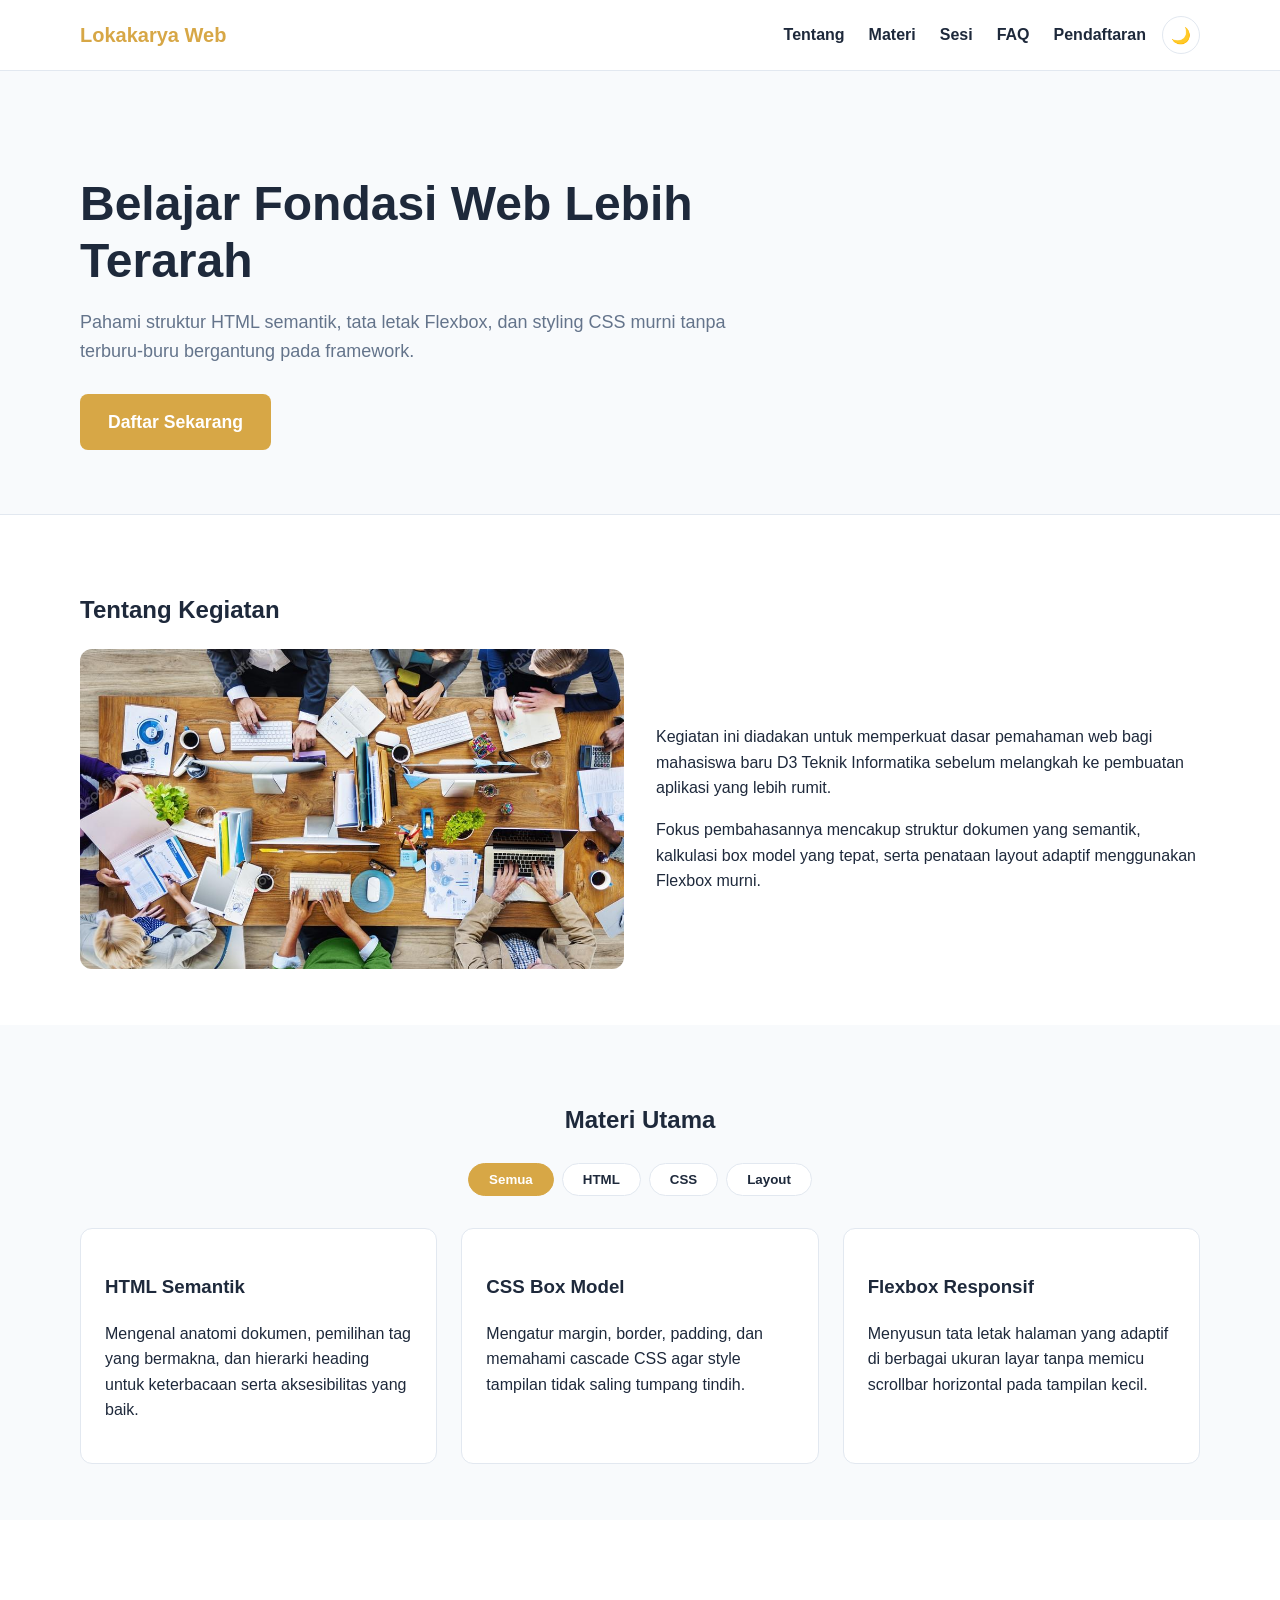
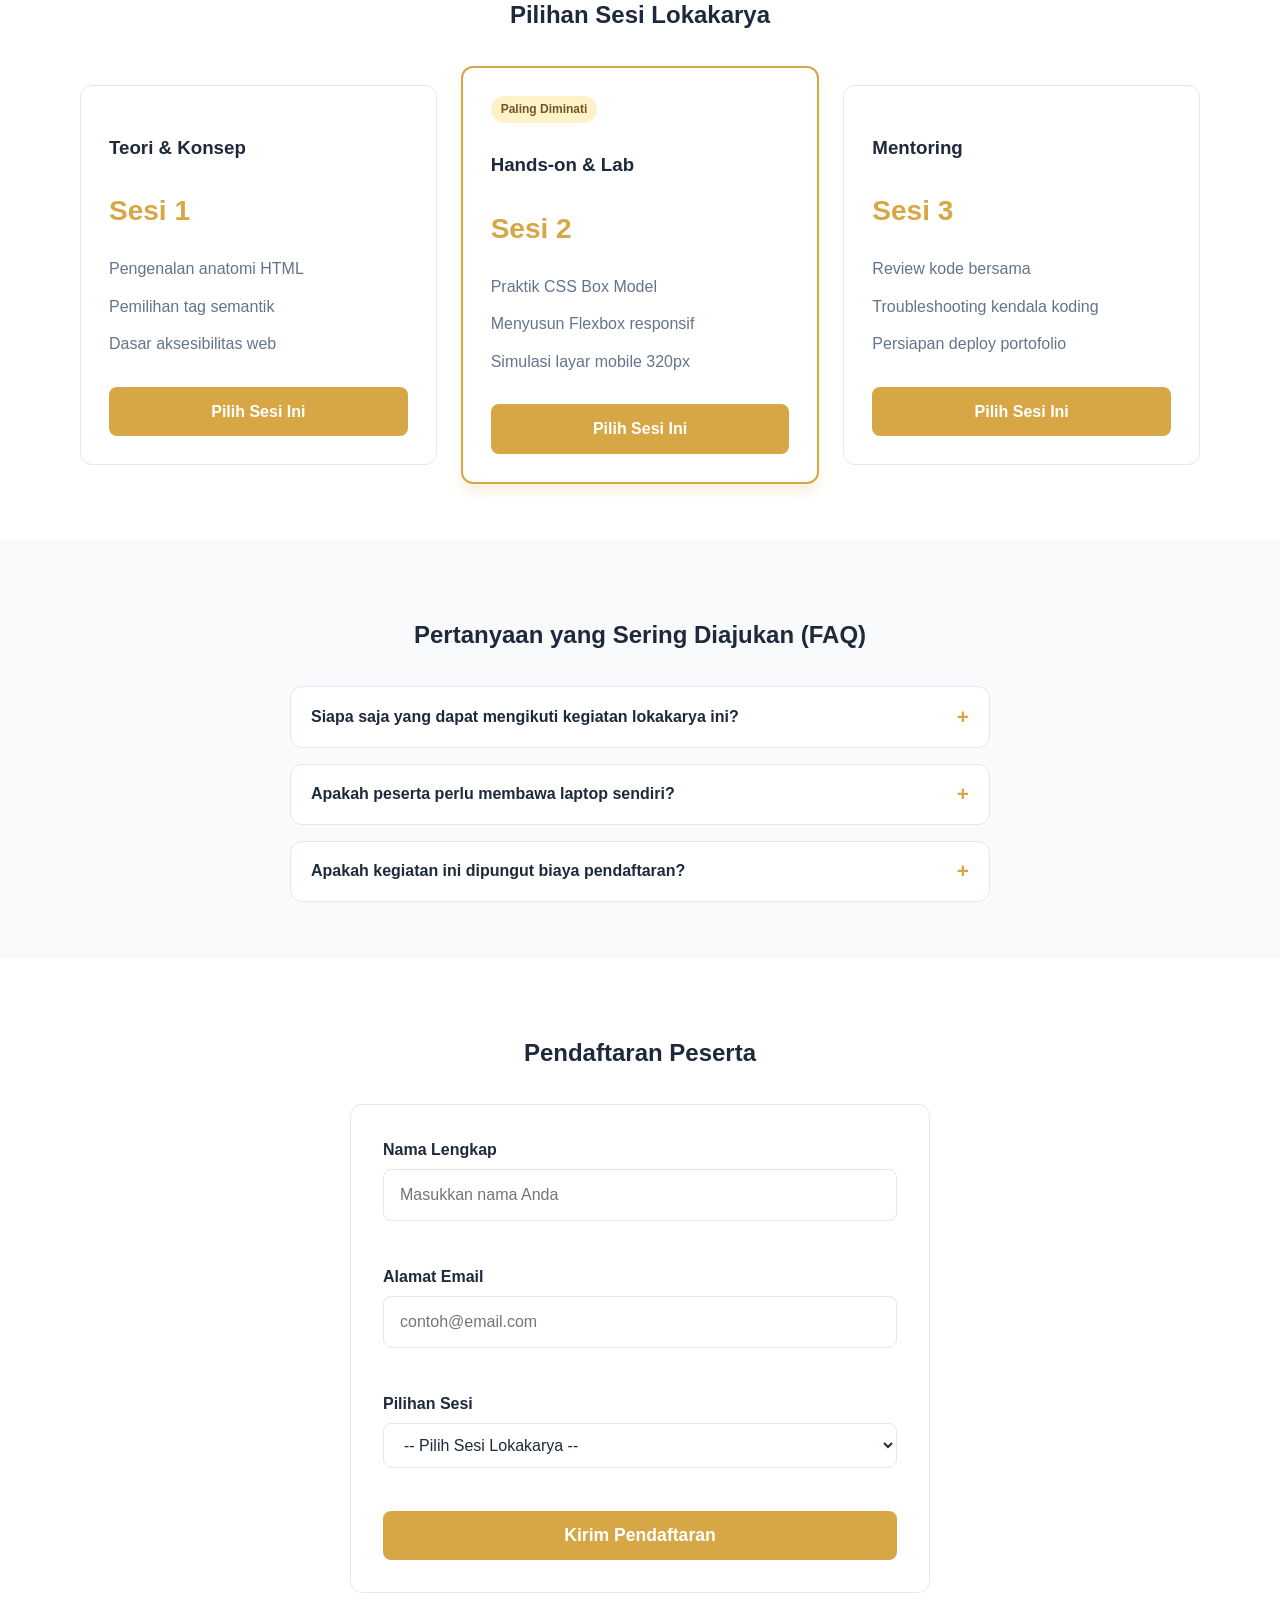
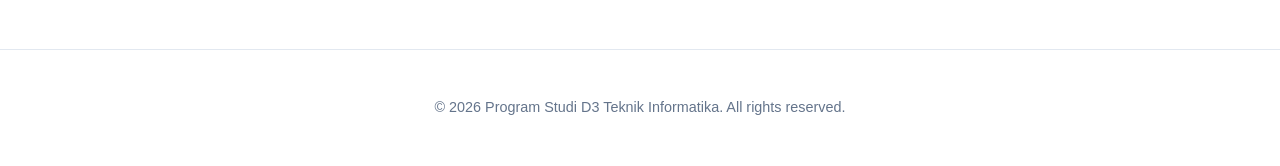
<file: mini-project/index.html>
<!DOCTYPE html>
<html lang="id">
<head>
    <meta charset="UTF-8">
    <meta name="viewport" content="width=device-width, initial-scale=1.0">
    <title>Lokakarya Web Dasar 2026 - D3 Teknik Informatika</title>
    <link rel="stylesheet" href="css/style.css">
    <script src="js/app.js" defer></script>
</head>
<body>

    <header class="site-header">
        <div class="container nav-wrapper">
            <a class="brand" href="#">Lokakarya Web</a>

            <nav id="nav-menu" class="nav-menu" aria-label="Navigasi Utama">
                <ul class="nav-list">
                    <li><a class="nav-link" href="#tentang">Tentang</a></li>
                    <li><a class="nav-link" href="#fitur">Materi</a></li>
                    <li><a class="nav-link" href="#sesi">Sesi</a></li>
                    <li><a class="nav-link" href="#faq">FAQ</a></li>
                    <li><a class="nav-link" href="#daftar">Pendaftaran</a></li>
                </ul>
            </nav>

            <div class="nav-actions">
                <button id="btn-tema" class="btn-tema" type="button" aria-label="Ganti tema warna" aria-pressed="false">🌙</button>
                <button id="btn-nav-toggle" class="btn-nav-toggle" type="button" aria-expanded="false" aria-controls="nav-menu" aria-label="Menu navigasi">☰</button>
            </div>
        </div>
    </header>

    <main>
        <section class="hero">
            <div class="container hero-wrapper">
                <div class="hero-content">
                    <h1>Belajar Fondasi Web Lebih Terarah</h1>
                    <p class="hero-sub">Pahami struktur HTML semantik, tata letak Flexbox, dan styling CSS murni tanpa terburu-buru bergantung pada framework.</p>
                    <a class="button button--large" href="#daftar">Daftar Sekarang</a>
                </div>
            </div>
        </section>

        <section id="tentang" class="section-padding">
            <div class="container">
                <h2>Tentang Kegiatan</h2>
                <div class="about-grid">
                    <img class="responsive-img" src="assets/lokakarya-web.jpg" alt="Mahasiswa berdiskusi di depan komputer saat lokakarya web dasar">
                    <div class="about-text">
                        <p>Kegiatan ini diadakan untuk memperkuat dasar pemahaman web bagi mahasiswa baru D3 Teknik Informatika sebelum melangkah ke pembuatan aplikasi yang lebih rumit.</p>
                        <p>Fokus pembahasannya mencakup struktur dokumen yang semantik, kalkulasi box model yang tepat, serta penataan layout adaptif menggunakan Flexbox murni.</p>
                    </div>
                </div>
            </div>
        </section>

        <section id="fitur" class="section-padding bg-light">
            <div class="container">
                <h2 class="text-center">Materi Utama</h2>
                <div class="filter-wrapper">
                    <button class="filter-btn active" type="button" data-filter="semua">Semua</button>
                    <button class="filter-btn" type="button" data-filter="html">HTML</button>
                    <button class="filter-btn" type="button" data-filter="css">CSS</button>
                    <button class="filter-btn" type="button" data-filter="layout">Layout</button>
                </div>
                <div id="materi-container" class="feature-list"></div>
                <p id="materi-kosong" class="text-center empty-msg" hidden>Materi tidak ditemukan untuk kategori ini.</p>
            </div>
        </section>

        <section id="sesi" class="section-padding">
            <div class="container">
                <h2 class="text-center">Pilihan Sesi Lokakarya</h2>
                <div class="pricing-list">
                    <article class="price-card">
                        <h3>Teori & Konsep</h3>
                        <p class="price">Sesi 1</p>
                        <ul>
                            <li>Pengenalan anatomi HTML</li>
                            <li>Pemilihan tag semantik</li>
                            <li>Dasar aksesibilitas web</li>
                        </ul>
                        <a class="button" href="#daftar">Pilih Sesi Ini</a>
                    </article>

                    <article class="price-card price-card--featured">
                        <p class="badge">Paling Diminati</p>
                        <h3>Hands-on & Lab</h3>
                        <p class="price">Sesi 2</p>
                        <ul>
                            <li>Praktik CSS Box Model</li>
                            <li>Menyusun Flexbox responsif</li>
                            <li>Simulasi layar mobile 320px</li>
                        </ul>
                        <a class="button" href="#daftar">Pilih Sesi Ini</a>
                    </article>

                    <article class="price-card">
                        <h3>Mentoring</h3>
                        <p class="price">Sesi 3</p>
                        <ul>
                            <li>Review kode bersama</li>
                            <li>Troubleshooting kendala koding</li>
                            <li>Persiapan deploy portofolio</li>
                        </ul>
                        <a class="button" href="#daftar">Pilih Sesi Ini</a>
                    </article>
                </div>
            </div>
        </section>

        <section id="faq" class="section-padding bg-light">
            <div class="container">
                <h2 class="text-center">Pertanyaan yang Sering Diajukan (FAQ)</h2>
                <div class="faq-list">
                    <div class="faq-item">
                        <button class="faq-question" type="button" aria-expanded="false" aria-controls="faq-ans-1">
                            Siapa saja yang dapat mengikuti kegiatan lokakarya ini?
                        </button>
                        <div id="faq-ans-1" class="faq-answer" hidden>
                            <p>Kegiatan ini terbuka bagi seluruh mahasiswa D3 Teknik Informatika yang ingin mengasah dan memantapkan keterampilan dasar web murni.</p>
                        </div>
                    </div>
                    <div class="faq-item">
                        <button class="faq-question" type="button" aria-expanded="false" aria-controls="faq-ans-2">
                            Apakah peserta perlu membawa laptop sendiri?
                        </button>
                        <div id="faq-ans-2" class="faq-answer" hidden>
                            <p>Ya, setiap peserta diharapkan membawa laptop pribadi yang telah terpasang web browser modern dan text editor seperti VS Code.</p>
                        </div>
                    </div>
                    <div class="faq-item">
                        <button class="faq-question" type="button" aria-expanded="false" aria-controls="faq-ans-3">
                            Apakah kegiatan ini dipungut biaya pendaftaran?
                        </button>
                        <div id="faq-ans-3" class="faq-answer" hidden>
                            <p>Lokakarya ini diselenggarakan secara gratis sebagai bagian dari inisiatif belajar sebaya mahasiswa D3 Teknik Informatika.</p>
                        </div>
                    </div>
                </div>
            </div>
        </section>

        <section id="daftar" class="section-padding">
            <div class="container">
                <h2 class="text-center">Pendaftaran Peserta</h2>
                <form id="form-daftar" class="contact-form" novalidate>
                    <div class="form-group">
                        <label for="nama">Nama Lengkap</label>
                        <input id="nama" name="nama" type="text" placeholder="Masukkan nama Anda" aria-describedby="error-nama" required>
                        <small id="error-nama" class="error-msg"></small>
                    </div>

                    <div class="form-group">
                        <label for="email">Alamat Email</label>
                        <input id="email" name="email" type="email" placeholder="contoh@email.com" aria-describedby="error-email" required>
                        <small id="error-email" class="error-msg"></small>
                    </div>

                    <div class="form-group">
                        <label for="sesi-pilihan">Pilihan Sesi</label>
                        <select id="sesi-pilihan" name="sesi" aria-describedby="error-sesi" required>
                            <option value="">-- Pilih Sesi Lokakarya --</option>
                            <option value="Sesi 1: Teori & Konsep">Sesi 1: Teori & Konsep</option>
                            <option value="Sesi 2: Hands-on & Lab">Sesi 2: Hands-on & Lab</option>
                            <option value="Sesi 3: Mentoring">Sesi 3: Mentoring</option>
                        </select>
                        <small id="error-sesi" class="error-msg"></small>
                    </div>

                    <button class="button button--large button--full" type="submit">Kirim Pendaftaran</button>
                    <div id="pesan-sukses" class="alert-success" hidden aria-live="polite"></div>
                </form>
            </div>
        </section>
    </main>

    <footer class="site-footer">
        <div class="container">
            <p>&copy; 2026 Program Studi D3 Teknik Informatika. All rights reserved.</p>
        </div>
    </footer>

    <button id="btn-back-to-top" class="btn-back-to-top" type="button" aria-label="Kembali ke atas" hidden>↑</button>

</body>
</html>
</file>
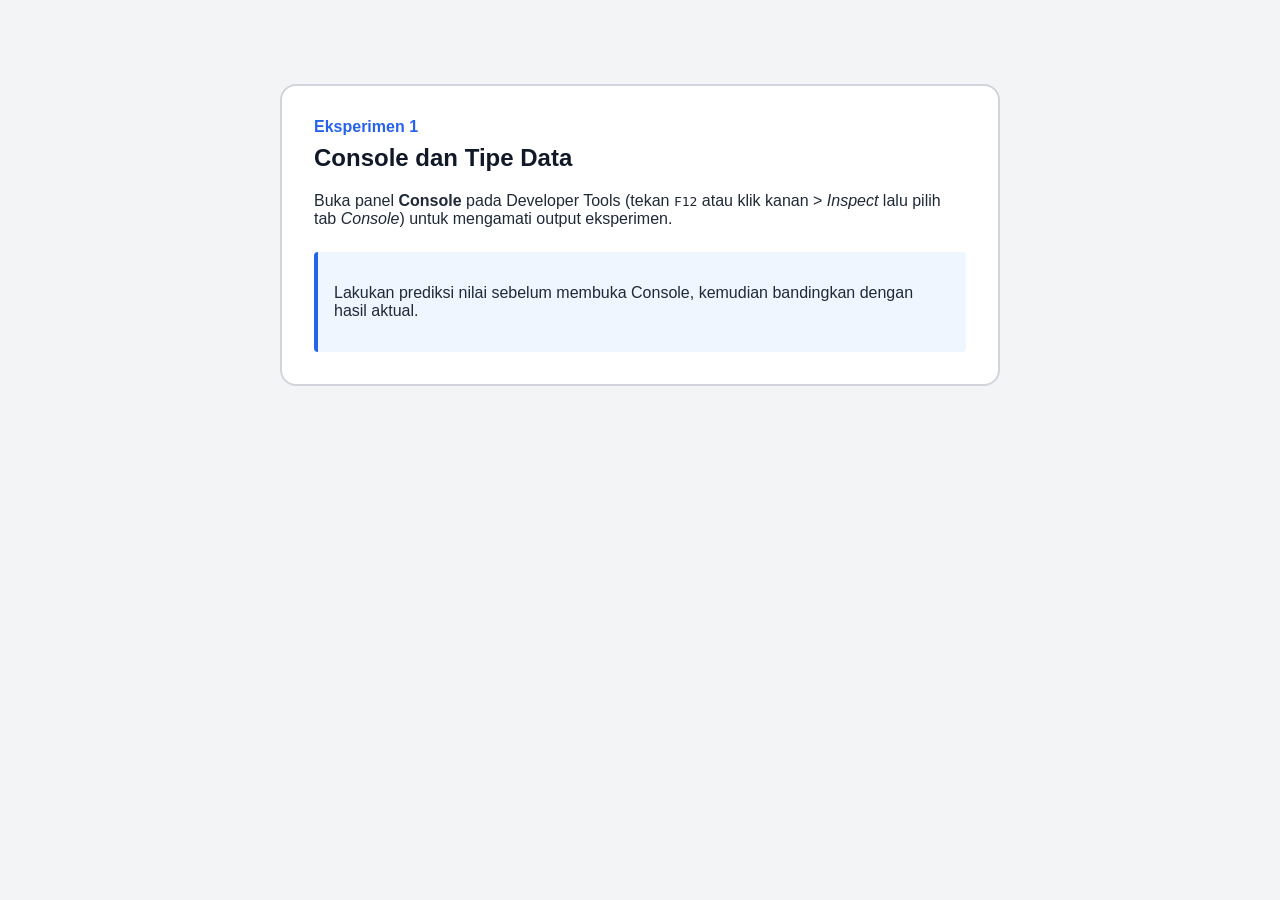
<file: eksperimen/eksperimen-1-console/index.html>
<!doctype html>
<html lang="id">
<head>
  <meta charset="utf-8">
  <meta name="viewport" content="width=device-width, initial-scale=1">
  <title>Eksperimen 1 - Console dan Tipe Data</title>
  <link rel="stylesheet" href="css/style.css">
  <script src="js/app.js" defer></script>
</head>
<body>
  <main class="container">
    <section class="praktikum-card">
      <p class="label">Eksperimen 1</p>
      <h1>Console dan Tipe Data</h1>
      <p>Buka panel <strong>Console</strong> pada Developer Tools (tekan <code>F12</code> atau klik kanan &gt; <em>Inspect</em> lalu pilih tab <em>Console</em>) untuk mengamati output eksperimen.</p>
      <div class="info-box">
        <p>Lakukan prediksi nilai sebelum membuka Console, kemudian bandingkan dengan hasil aktual.</p>
      </div>
    </section>
  </main>
</body>
</html>
</file>
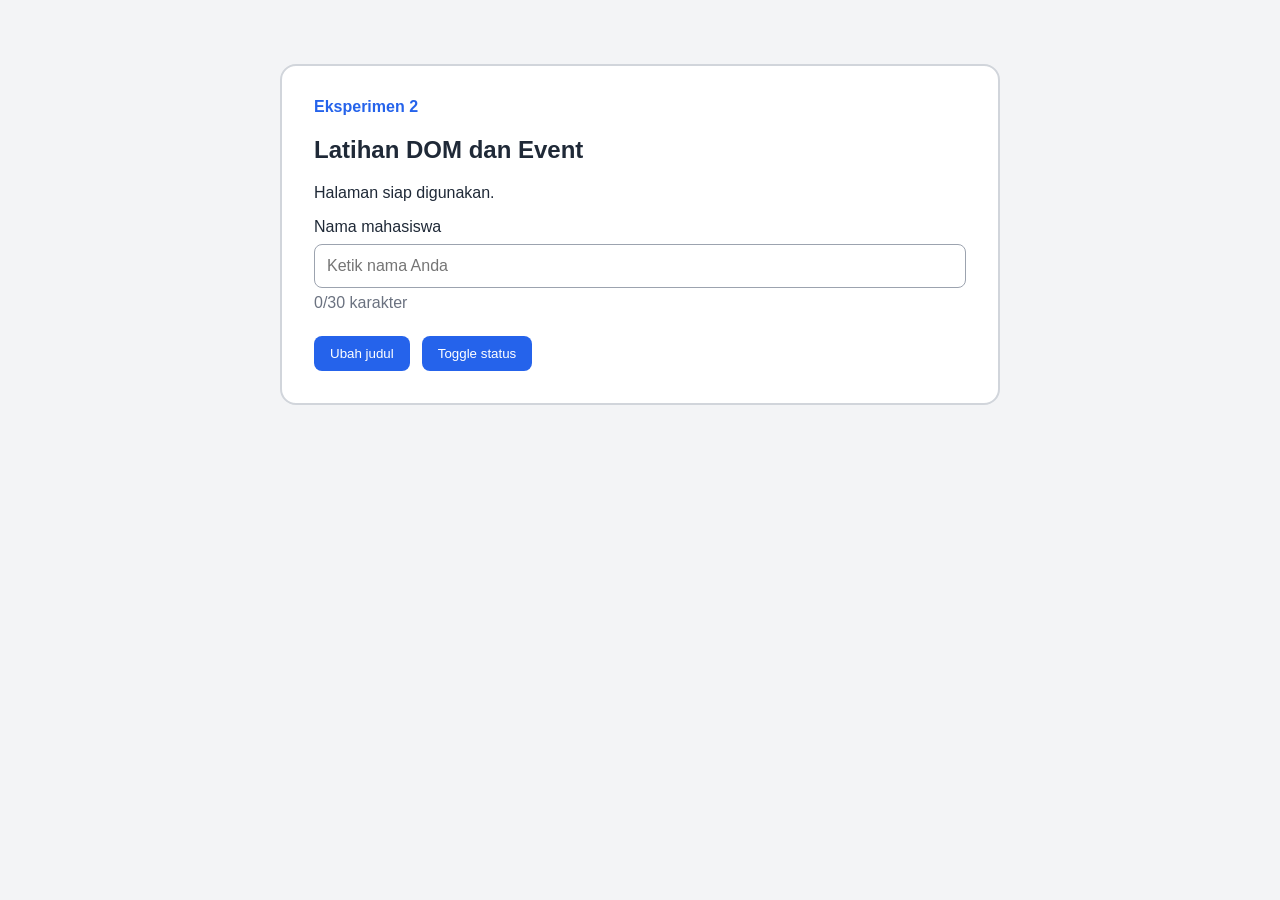
<file: eksperimen/eksperimen-2-dom-event/index.html>
<!doctype html>
<html lang="id">
<head>
  <meta charset="utf-8">
  <meta name="viewport"
        content="width=device-width, initial-scale=1">
  <title>Eksperimen DOM dan Event</title>
  <link rel="stylesheet" href="css/style.css">
</head>
<body>
  <main class="container">
    <section class="praktikum-card"
             aria-labelledby="judul-utama">
      <p class="label">Eksperimen 2</p>
      <h1 id="judul-utama">Latihan DOM dan Event</h1>

      <p id="statusx" aria-live="polite">
        Halaman siap digunakan.
      </p>

      <label for="nama">Nama mahasiswa</label>
      <input id="nama" name="nama" type="text"
             maxlength="30"
             placeholder="Ketik nama Anda">
      <p class="counter">
        <span id="jumlah-karakter">0</span>/30 karakter
      </p>

      <div class="actions">
        <button id="ubah-judul" type="button">
          Ubah judul
        </button>
        <button id="toggle-status" type="button"
                aria-pressed="false">
          Toggle status
        </button>
      </div>
    </section>
  </main>

  <script src="js/app.js" defer></script>
</body>
</html>
</file>
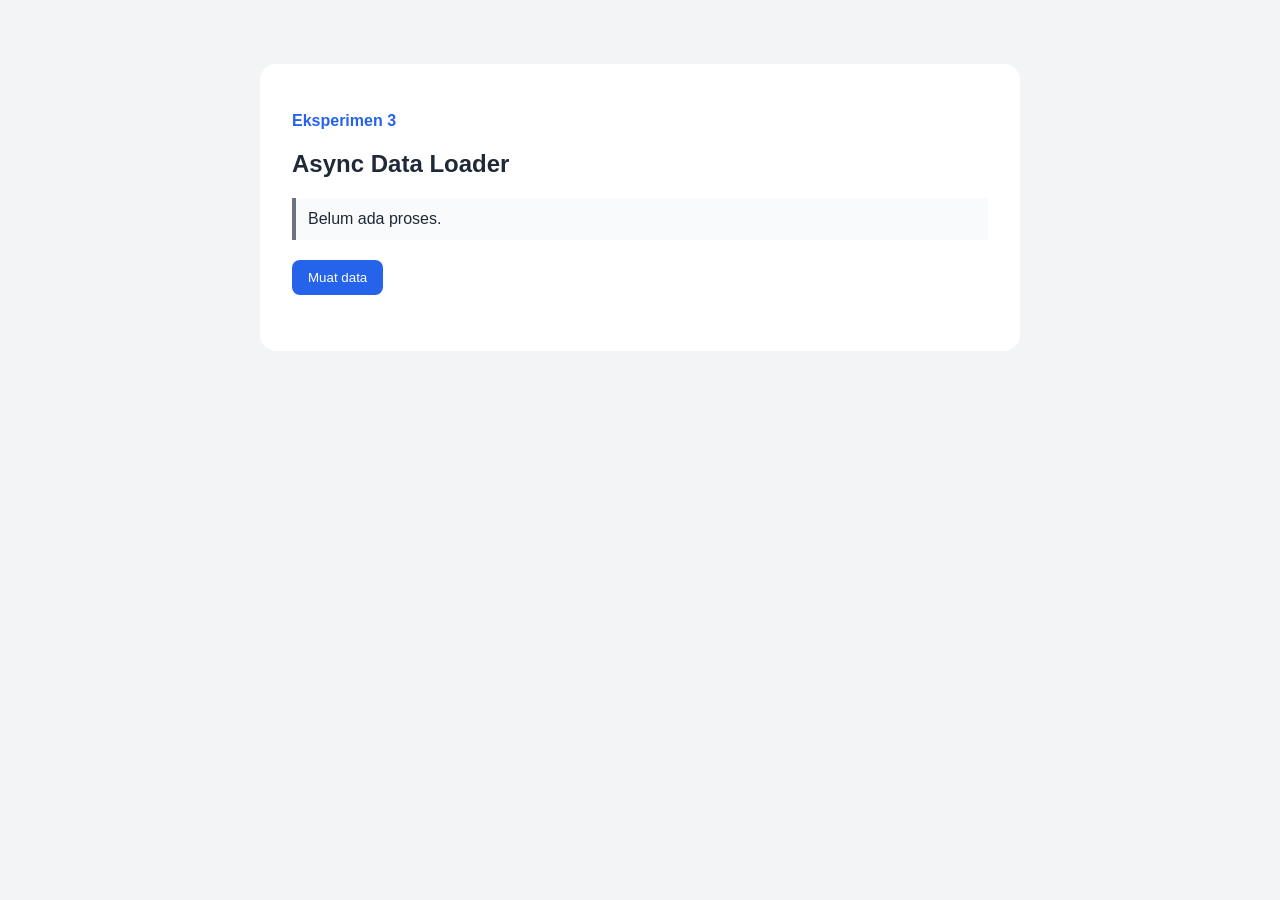
<file: eksperimen/eksperimen-3-async/index.html>
<!doctype html>
<html lang="id">
<head>
  <meta charset="utf-8">
  <meta name="viewport"
        content="width=device-width, initial-scale=1">
  <title>Eksperimen Asynchronous JavaScript</title>
  <link rel="stylesheet" href="css/style.css">
</head>
<body>
  <main class="container">
    <section class="praktikum-card"
             aria-labelledby="judul-utama">
      <p class="label">Eksperimen 3</p>
      <h1 id="judul-utama">Async Data Loader</h1>
      <p id="status" class="status" data-state="idle"
         role="status" aria-live="polite">
        Belum ada proses.
      </p>

      <button id="muat-data" type="button">
        Muat data
      </button>

      <section id="daftar-fitur" class="grid"
               aria-label="Daftar fitur"></section>
    </section>
  </main>

  <script src="js/app.js" defer></script>
</body>
</html>
</file>
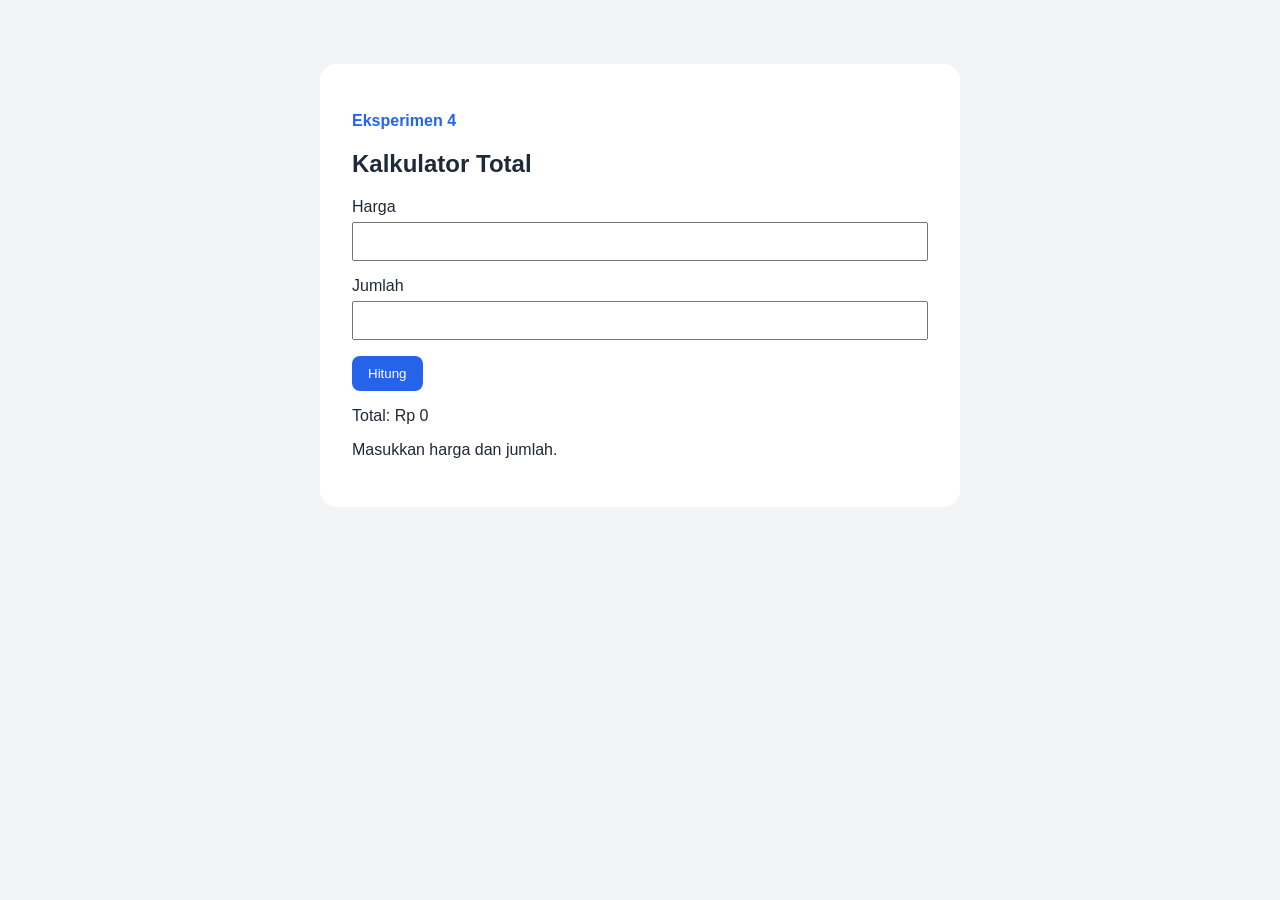
<file: eksperimen/eksperimen-4-debugging/index.html>
<!doctype html>
<html lang="id">
<head>
  <meta charset="utf-8">
  <meta name="viewport"
        content="width=device-width, initial-scale=1">
  <title>Eksperimen Diagnosis Error</title>
  <link rel="stylesheet" href="css/style.css">
</head>
<body>
  <main class="container">
    <section class="praktikum-card"
             aria-labelledby="judul-utama">
      <p class="label">Eksperimen 4</p>
      <h1 id="judul-utama">Kalkulator Total</h1>

      <form id="form-hitung">
        <label for="harga">Harga</label>
        <input id="harga" name="harga" type="number"
               min="1" required>

        <label for="jumlah">Jumlah</label>
        <input id="jumlah" name="jumlah" type="number"
               min="1" required>

        <button id="hitung" type="submit">Hitung</button>
      </form>

      <p>Total: Rp <output id="hasil">0</output></p>
      <p id="pesan" role="status" aria-live="polite">
        Masukkan harga dan jumlah.
      </p>
    </section>
  </main>

  <script src="js/app.js" defer></script>
</body>
</html>
</file>
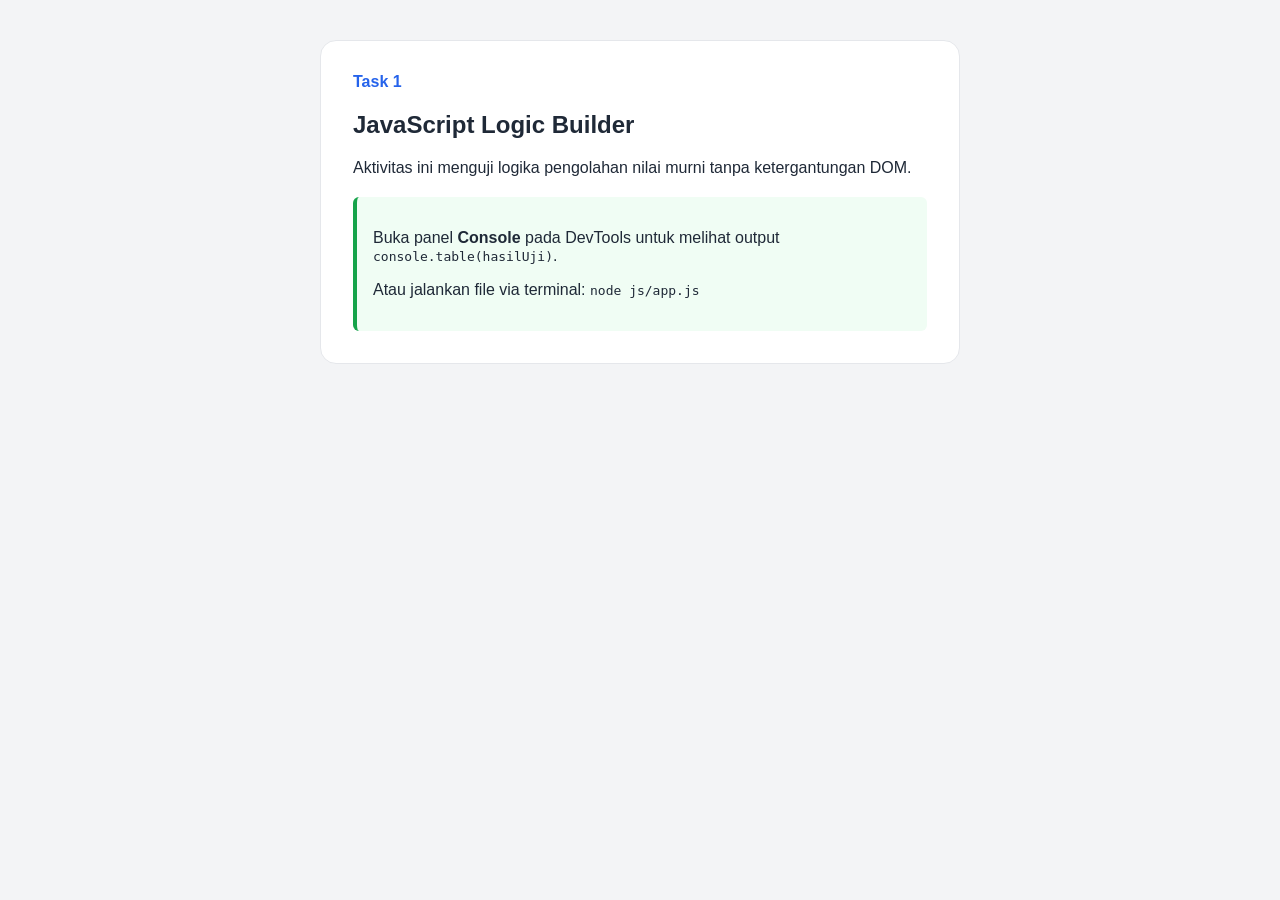
<file: praktikum/task-1-logic-builder/index.html>
<!doctype html>
<html lang="id">
<head>
  <meta charset="utf-8">
  <meta name="viewport" content="width=device-width, initial-scale=1">
  <title>Task 1 - JavaScript Logic Builder</title>
  <link rel="stylesheet" href="css/style.css">
</head>
<body>
  <main class="container">
    <section class="card">
      <p class="label">Task 1</p>
      <h1>JavaScript Logic Builder</h1>
      <p>Aktivitas ini menguji logika pengolahan nilai murni tanpa ketergantungan DOM.</p>
      <div class="note">
        <p>Buka panel <strong>Console</strong> pada DevTools untuk melihat output <code>console.table(hasilUji)</code>.</p>
        <p>Atau jalankan file via terminal: <code>node js/app.js</code></p>
      </div>
    </section>
  </main>
  <script src="js/app.js" defer></script>
</body>
</html>
</file>
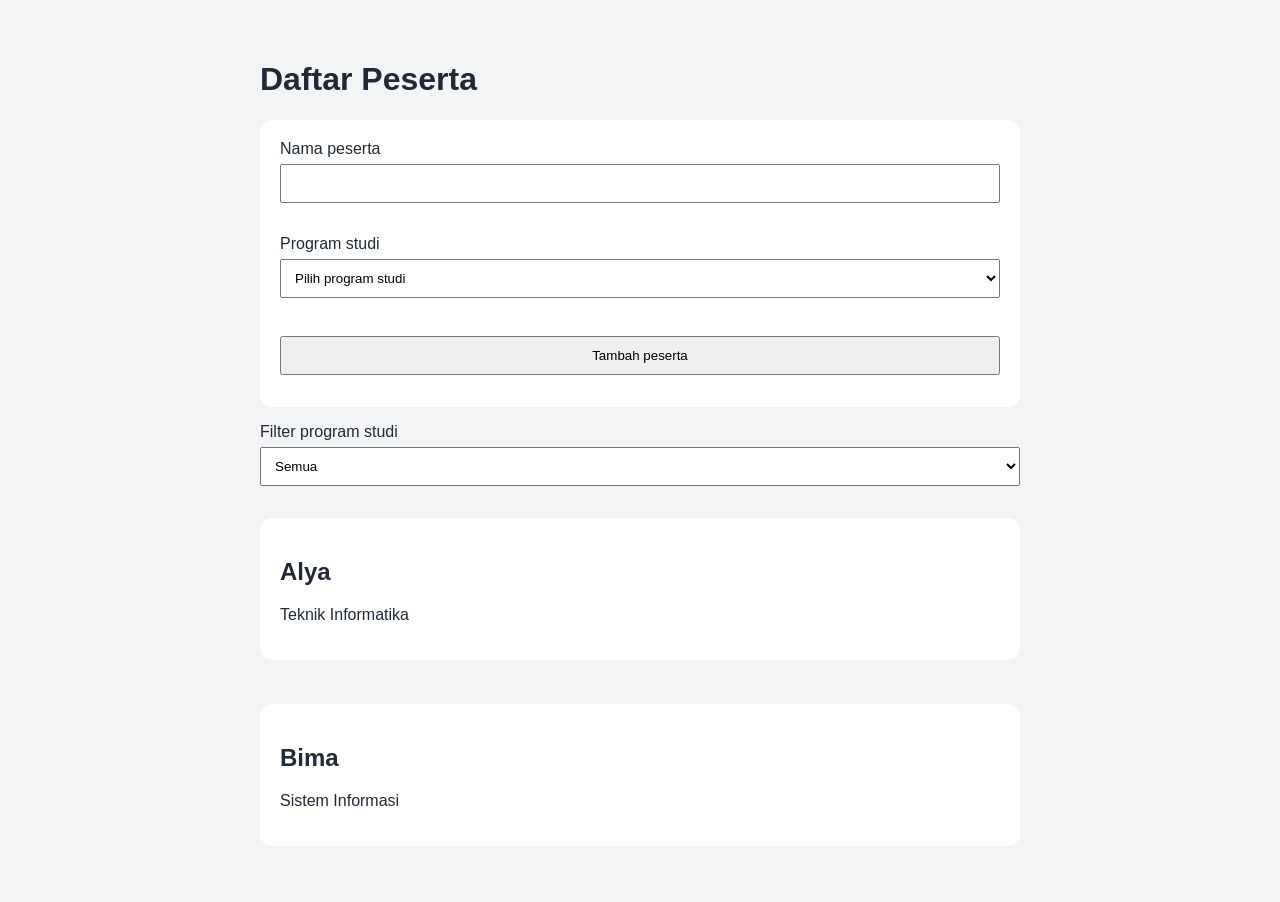
<file: praktikum/task-2-dom-form/index.html>
<!doctype html>
<html lang="id">
<head>
  <meta charset="utf-8">
  <meta name="viewport" content="width=device-width, initial-scale=1">
  <title>Task 2 DOM dan Form</title>
  <link rel="stylesheet" href="css/style.css">
</head>
<body>
  <main class="container">
    <h1>Daftar Peserta</h1>

    <form id="form-peserta" novalidate>
      <label for="nama">Nama peserta</label>
      <input id="nama" name="nama" autocomplete="name"
             aria-describedby="error-nama" required>
      <small id="error-nama" class="error"></small>

      <label for="prodi">Program studi</label>
      <select id="prodi" name="prodi"
              aria-describedby="error-prodi" required>
        <option value="">Pilih program studi</option>
        <option>Teknik Informatika</option>
        <option>Sistem Informasi</option>
      </select>
      <small id="error-prodi" class="error"></small>

      <button type="submit">Tambah peserta</button>
    </form>

    <label for="filter-prodi">Filter program studi</label>
    <select id="filter-prodi">
      <option value="semua">Semua</option>
      <option>Teknik Informatika</option>
      <option>Sistem Informasi</option>
      <option>Manajemen Informatika</option>
    </select>

    <p id="status" role="status" aria-live="polite"></p>
    <section id="daftar-peserta" class="grid"
             aria-label="Daftar peserta"></section>
  </main>
  <script src="js/app.js" defer></script>
</body>
</html>
</file>
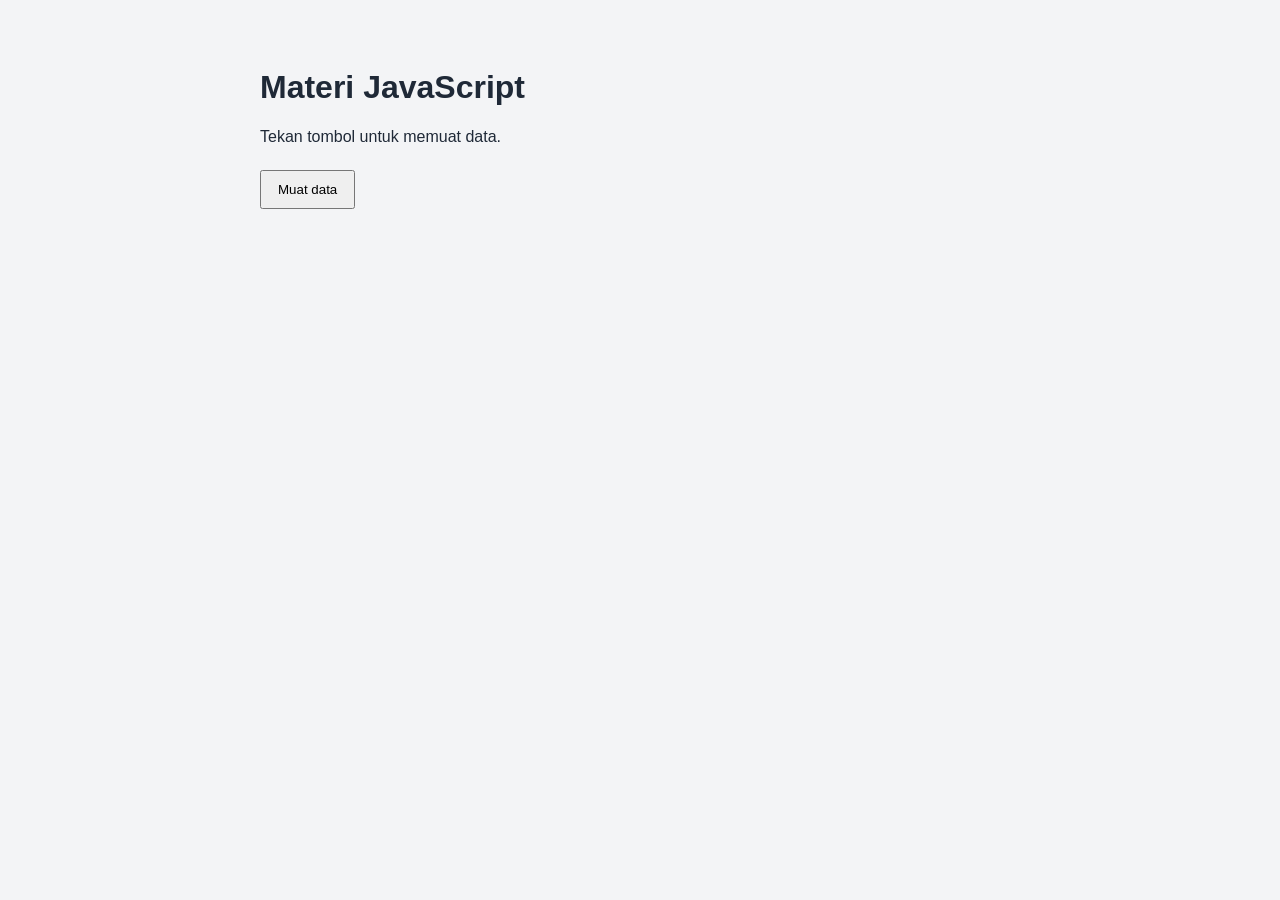
<file: praktikum/task-3-async-loader/index.html>
<!doctype html>
<html lang="id">
<head>
  <meta charset="utf-8">
  <meta name="viewport" content="width=device-width, initial-scale=1">
  <title>Task 3 Async Data Loader</title>
  <link rel="stylesheet" href="css/style.css">
</head>
<body>
  <main class="container">
    <h1>Materi JavaScript</h1>
    <p id="status" role="status" aria-live="polite">
      Tekan tombol untuk memuat data.
    </p>
    <button id="muat" type="button">Muat data</button>
    <button id="coba-lagi" type="button" hidden>Coba lagi</button>
    <section id="daftar-materi" class="grid"
             aria-label="Daftar materi"></section>
  </main>
  <script src="js/app.js" defer></script>
</body>
</html>
</file>
<file: mini-project/css/style.css>
*, *::before, *::after {
    box-sizing: border-box;
}

body {
    margin: 0;
    font-family: Arial, sans-serif;
    background-color: var(--color-bg);
    color: var(--color-text);
    line-height: 1.6;
    overflow-wrap: break-word;
}

:root {
    --color-primary: #d7a746;
    --color-primary-dark: #6e5729;
    --color-primary-light: #fef3c7;
    --color-bg: #ffffff;
    --color-bg-light: #f8fafc;
    --color-text: #1e293b;
    --color-text-muted: #64748b;
    --color-border: #e2e8f0;
    --color-focus: #b45309;
    --radius-card: 12px;
}

.container {
    width: min(100% - 2rem, 1120px);
    margin-inline: auto;
}

.section-padding {
    padding-block: 3.5rem;
}

.bg-light { background-color: var(--color-bg-light); }
.text-center { text-align: center; }

/* Header & Navigasi */
.site-header {
    background-color: #ffffff;
    border-bottom: 1px solid var(--color-border);
    position: sticky;
    top: 0;
    z-index: 10;
}

.nav-wrapper {
    display: flex;
    justify-content: space-between;
    align-items: center;
    padding-block: 1rem;
    flex-wrap: wrap;
    gap: 1rem;
}

.brand {
    font-size: 1.25rem;
    font-weight: bold;
    color: var(--color-primary);
    text-decoration: none;
}

.nav-list {
    display: flex;
    list-style: none;
    margin: 0;
    padding: 0;
    gap: 1.5rem;
}

.nav-link {
    color: var(--color-text);
    text-decoration: none;
    font-weight: 600;
}

.nav-link:hover { color: var(--color-primary); }

.brand:focus-visible, .nav-link:focus-visible, .button:focus-visible {
    outline: 3px solid var(--color-focus);
    outline-offset: 3px;
}

/* Hero Section */
.hero {
    background-color: var(--color-bg-light);
    padding-block: 4rem;
    border-bottom: 1px solid var(--color-border);
}

.hero-content {
    max-width: 700px;
}

.hero h1 {
    font-size: clamp(2rem, 4vw, 3rem);
    line-height: 1.2;
    margin-bottom: 1rem;
    color: var(--color-text);
}

.hero-sub {
    font-size: 1.125rem;
    color: var(--color-text-muted);
    margin-bottom: 1.75rem;
}

/* About Section */
.about-grid {
    display: flex;
    flex-direction: column;
    gap: 2rem;
}

.responsive-img {
    max-width: 100%;
    height: auto;
    border-radius: var(--radius-card);
    display: block;
}

@media (min-width: 768px) {
    .about-grid {
        flex-direction: row;
        align-items: center;
    }
    .about-grid > * {
        flex: 1;
    }

    .responsive-img {
        max-height: 320px;
        object-fit: cover;
    }
}

/* Feature Section */
.feature-list {
    display: flex;
    flex-direction: column;
    gap: 1.5rem;
    margin-top: 2rem;
}

.feature-card {
    background-color: #ffffff;
    border: 1px solid var(--color-border);
    border-radius: var(--radius-card);
    padding: 1.5rem;
    flex: 1 1 0px;
}

@media (min-width: 768px) {
    .feature-list {
        flex-direction: row;
    }
}

/* Pricing Section */
.pricing-list {
    display: flex;
    flex-direction: column;
    gap: 1.5rem;
    margin-top: 2rem;
}

@media (min-width: 768px) {
    .pricing-list {
        flex-direction: row;
        align-items: center;
    }
}

.price-card {
    background-color: #ffffff;
    border: 1px solid var(--color-border);
    border-radius: var(--radius-card);
    padding: 1.75rem;
    flex: 1 1 0px;
    display: flex;
    flex-direction: column;
}

.price-card--featured {
    border: 2px solid var(--color-primary);
    box-shadow: 0 10px 15px -3px rgba(215, 167, 70, 0.2);
}

.badge {
    align-self: flex-start;
    background-color: var(--color-primary-light);
    color: var(--color-primary-dark);
    font-size: 0.75rem;
    font-weight: 700;
    padding: 0.25rem 0.625rem;
    border-radius: 9999px;
    margin: 0 0 0.5rem 0;
}

.price {
    font-size: 1.75rem;
    font-weight: 800;
    color: var(--color-primary);
    margin-block: 0.5rem 1rem;
}

.price-card ul {
    list-style: none;
    padding: 0;
    margin: 0 0 1.5rem 0;
    flex-grow: 1;
}

.price-card li {
    padding-block: 0.375rem;
    color: var(--color-text-muted);
}

/* Button Component */
.button {
    display: inline-block;
    background-color: var(--color-primary);
    color: #ffffff;
    text-decoration: none;
    font-weight: 600;
    padding: 0.75rem 1.25rem;
    border-radius: 0.5rem;
    text-align: center;
    transition: background-color 0.2s ease;
}

.button:hover { background-color: var(--color-primary-dark); }
.button--large { padding: 0.875rem 1.75rem; font-size: 1.1rem; }

/* Footer */
.site-footer {
    border-top: 1px solid var(--color-border);
    padding-block: 2rem;
    text-align: center;
    color: var(--color-text-muted);
    font-size: 0.9rem;
}

/* Nav Actions & Theme */
.nav-actions {
    display: flex;
    align-items: center;
    gap: 0.75rem;
}

.btn-tema {
    background-color: var(--color-bg);
    border: 1px solid var(--color-border);
    border-radius: 50%;
    width: 38px;
    height: 38px;
    cursor: pointer;
    font-size: 1rem;
    display: inline-flex;
    align-items: center;
    justify-content: center;
    transition: background-color 0.2s ease, border-color 0.2s ease;
}

.btn-nav-toggle {
    display: none;
    background-color: var(--color-bg);
    border: 1px solid var(--color-border);
    border-radius: 6px;
    padding: 6px 12px;
    cursor: pointer;
    font-size: 1.25rem;
    color: var(--color-text);
}

@media (min-width: 768px) {
    .nav-menu {
        margin-left: auto;
    }
}

@media (max-width: 767px) {
    .nav-actions {
        margin-left: auto;
    }

    .btn-nav-toggle {
        display: block;
    }

    .nav-menu {
        display: none;
        width: 100%;
        order: 3;
    }

    .nav-menu.is-open {
        display: block;
    }

    .nav-list {
        flex-direction: column;
        gap: 0.75rem;
        padding-top: 1rem;
        border-top: 1px solid var(--color-border);
    }
}

/* Filter Kategori Materi */
.filter-wrapper {
    display: flex;
    justify-content: center;
    gap: 0.5rem;
    margin-block: 1.5rem;
    flex-wrap: wrap;
}

.filter-btn {
    padding: 0.5rem 1.25rem;
    border: 1px solid var(--color-border);
    background-color: var(--color-bg);
    color: var(--color-text);
    border-radius: 9999px;
    cursor: pointer;
    font-weight: 600;
    transition: all 0.2s ease;
}

.filter-btn.active {
    background-color: var(--color-primary);
    color: #ffffff;
    border-color: var(--color-primary);
}

.empty-msg {
    color: var(--color-text-muted);
    font-style: italic;
    margin-top: 1.5rem;
}

/* FAQ Accordion */
.faq-list {
    max-width: 700px;
    margin: 2rem auto 0;
    display: flex;
    flex-direction: column;
    gap: 1rem;
}

.faq-item {
    background-color: var(--color-bg);
    border: 1px solid var(--color-border);
    border-radius: var(--radius-card);
    overflow: hidden;
}

.faq-question {
    width: 100%;
    text-align: left;
    padding: 1.1rem 1.25rem;
    background: none;
    border: none;
    color: var(--color-text);
    font-weight: 700;
    font-size: 1rem;
    cursor: pointer;
    display: flex;
    justify-content: space-between;
    align-items: center;
    gap: 1rem;
}

.faq-question::after {
    content: '+';
    font-size: 1.3rem;
    font-weight: bold;
    color: var(--color-primary);
}

.faq-question[aria-expanded="true"]::after {
    content: '−';
}

.faq-answer {
    padding: 0 1.25rem 1.25rem;
    color: var(--color-text-muted);
}

.faq-answer p {
    margin: 0;
}

/* Form Kontak & Pendaftaran */
.contact-form {
    max-width: 580px;
    margin: 2rem auto 0;
    background-color: var(--color-bg);
    border: 1px solid var(--color-border);
    border-radius: var(--radius-card);
    padding: 2rem;
}

.form-group {
    margin-bottom: 1.25rem;
}

.form-group label {
    display: block;
    margin-bottom: 0.4rem;
    font-weight: 600;
    color: var(--color-text);
}

.form-group input,
.form-group select {
    width: 100%;
    padding: 0.75rem 1rem;
    border: 1px solid var(--color-border);
    border-radius: 8px;
    font: inherit;
    background-color: var(--color-bg);
    color: var(--color-text);
}

.form-group input[aria-invalid="true"],
.form-group select[aria-invalid="true"] {
    border-color: #dc2626;
    outline: 2px solid #dc2626;
}

.error-msg {
    color: #dc2626;
    font-size: 0.85rem;
    display: block;
    margin-top: 0.25rem;
    min-height: 1.2rem;
}

.button--full {
    width: 100%;
    border: none;
    cursor: pointer;
}

.alert-success {
    background-color: #dcfce7;
    border: 1px solid #86efac;
    color: #166534;
    padding: 1rem 1.25rem;
    border-radius: 8px;
    margin-top: 1.25rem;
    font-size: 0.95rem;
}

/* Tombol Back to Top */
.btn-back-to-top {
    position: fixed;
    bottom: 24px;
    right: 24px;
    width: 44px;
    height: 44px;
    border-radius: 50%;
    background-color: var(--color-primary);
    color: #ffffff;
    border: none;
    font-size: 1.25rem;
    font-weight: bold;
    cursor: pointer;
    box-shadow: 0 4px 12px rgba(0, 0, 0, 0.15);
    z-index: 99;
}

.btn-back-to-top:hover {
    background-color: var(--color-primary-dark);
}

/* Tema Gelap */
body.dark-theme {
    --color-bg: #0f172a;
    --color-bg-light: #1e293b;
    --color-text: #f8fafc;
    --color-text-muted: #94a3b8;
    --color-border: #334155;
}

body.dark-theme .site-header,
body.dark-theme .feature-card,
body.dark-theme .price-card,
body.dark-theme .faq-item,
body.dark-theme .contact-form,
body.dark-theme .btn-tema,
body.dark-theme .btn-nav-toggle {
    background-color: #1e293b;
    border-color: #334155;
}

body.dark-theme .alert-success {
    background-color: #14532d;
    border-color: #22c55e;
    color: #dcfce7;
}
</file>
<file: eksperimen/eksperimen-1-console/css/style.css>
* {
  box-sizing: border-box;
}

body {
  margin: 0;
  min-height: 100vh;
  font-family: Arial, sans-serif;
  color: #1f2937;
  background: #f3f4f6;
  padding: 20px;
}

.container {
  width: min(90%, 720px);
  margin-inline: auto;
  padding-block: 64px;
}

.praktikum-card {
  padding: 32px;
  border: 2px solid #d1d5db;
  border-radius: 16px;
  background: #ffffff;
}

.label {
  margin: 0 0 8px;
  font-weight: 700;
  color: #2563eb;
}

h1 {
  margin-top: 0;
  color: #111827;
}

.info-box {
  margin-top: 24px;
  padding: 16px;
  border-left: 4px solid #2563eb;
  background: #eff6ff;
  border-radius: 4px;
}
</file>
<file: eksperimen/eksperimen-2-dom-event/css/style.css>
* {
  box-sizing: border-box;
}

body {
  margin: 0;
  min-height: 100vh;
  font-family: Arial, sans-serif;
  color: #1f2937;
  background: #f3f4f6;
  transition: background 200ms, color 200ms;
}

.container {
  width: min(90%, 720px);
  margin-inline: auto;
  padding-block: 64px;
}

.praktikum-card {
  padding: 32px;
  border: 2px solid #d1d5db;
  border-radius: 16px;
  background: #ffffff;
}

.label {
  margin: 0 0 8px;
  font-weight: 700;
  color: #2563eb;
}

label,
input {
  display: block;
  width: 100%;
}

input {
  margin-top: 8px;
  padding: 12px;
  border: 1px solid #9ca3af;
  border-radius: 8px;
  font: inherit;
}

.counter {
  margin-top: 6px;
  color: #6b7280;
}

/* Bagian 2 - tombol dan mode aktif */
.actions {
  display: flex;
  flex-wrap: wrap;
  gap: 12px;
  margin-top: 24px;
}

button {
  padding: 10px 16px;
  border: 0;
  border-radius: 8px;
  color: #ffffff;
  background: #2563eb;
  cursor: pointer;
}

button:focus-visible {
  outline: 3px solid #f59e0b;
  outline-offset: 3px;
}

body.is-active {
  color: #f9fafb;
  background: #111827;
}

body.is-active .praktikum-card {
  border-color: #60a5fa;
  background: #1f2937;
}

body.is-active .counter {
  color: #d1d5db;
}
</file>
<file: eksperimen/eksperimen-3-async/css/style.css>
* {
  box-sizing: border-box;
}

body {
  margin: 0;
  font-family: Arial, sans-serif;
  color: #1f2937;
  background: #f3f4f6;
}

.container {
  width: min(90%, 760px);
  margin-inline: auto;
  padding-block: 64px;
}

.praktikum-card {
  padding: 32px;
  border-radius: 16px;
  background: #ffffff;
}

.label {
  font-weight: 700;
  color: #2563eb;
}

button {
  padding: 10px 16px;
  border: 0;
  border-radius: 8px;
  color: #ffffff;
  background: #2563eb;
  cursor: pointer;
}

button:disabled {
  cursor: wait;
  opacity: 0.6;
}

/* Bagian 2 - state dan kartu */
.status {
  margin-block: 20px;
  padding: 12px;
  border-left: 4px solid #6b7280;
  background: #f9fafb;
}

.status[data-state="loading"] {
  border-color: #d97706;
}

.status[data-state="success"] {
  border-color: #16a34a;
}

.status[data-state="empty"],
.status[data-state="error"] {
  border-color: #dc2626;
}

.grid {
  display: grid;
  gap: 12px;
  margin-top: 24px;
}

.feature-card {
  padding: 16px;
  border: 1px solid #d1d5db;
  border-radius: 10px;
}

.feature-card h2,
.feature-card p {
  margin-block: 0 8px;
}
</file>
<file: eksperimen/eksperimen-4-debugging/css/style.css>
* {
  box-sizing: border-box;
}

body {
  margin: 0;
  font-family: Arial, sans-serif;
  color: #1f2937;
  background: #f3f4f6;
}

.container {
  width: min(90%, 640px);
  margin-inline: auto;
  padding-block: 64px;
}

.praktikum-card {
  padding: 32px;
  border-radius: 16px;
  background: #ffffff;
}

.label {
  font-weight: 700;
  color: #2563eb;
}

label,
input {
  display: block;
  width: 100%;
}

input {
  margin-block: 6px 16px;
  padding: 10px;
}

button {
  padding: 10px 16px;
  border: 0;
  border-radius: 8px;
  color: #ffffff;
  background: #2563eb;
  cursor: pointer;
}
</file>
<file: praktikum/task-1-logic-builder/css/style.css>
* { box-sizing: border-box; }
body {
  margin: 0;
  font-family: Arial, sans-serif;
  color: #1f2937;
  background: #f3f4f6;
  padding: 40px 20px;
}
.container {
  width: min(90%, 640px);
  margin-inline: auto;
}
.card {
  padding: 32px;
  background: #ffffff;
  border-radius: 16px;
  border: 1px solid #e5e7eb;
}
.label {
  font-weight: 700;
  color: #2563eb;
  margin: 0 0 8px;
}
.note {
  margin-top: 20px;
  padding: 16px;
  background: #f0fdf4;
  border-left: 4px solid #16a34a;
  border-radius: 6px;
}
</file>
<file: praktikum/task-2-dom-form/css/style.css>
* { box-sizing: border-box; }
body {
  margin: 0;
  font-family: Arial, sans-serif;
  color: #1f2937;
  background: #f3f4f6;
}
.container {
  width: min(92%, 760px);
  margin-inline: auto;
  padding-block: 40px;
}
form, .kartu {
  margin-block: 16px;
  padding: 20px;
  border-radius: 12px;
  background: #ffffff;
}
label, input, select, button { display: block; }
input, select, button {
  width: 100%;
  margin-block: 6px 12px;
  padding: 10px;
}
button { cursor: pointer; }
.grid { display: grid; gap: 12px; }
.error { display: block; min-height: 20px; color: #b91c1c; }
[aria-invalid="true"] { outline: 2px solid #b91c1c; }
</file>
<file: praktikum/task-3-async-loader/css/style.css>
* { box-sizing: border-box; }
body {
  margin: 0;
  font-family: Arial, sans-serif;
  color: #1f2937;
  background: #f3f4f6;
}
.container {
  width: min(92%, 760px);
  margin-inline: auto;
  padding-block: 48px;
}
button { margin: 8px 8px 16px 0; padding: 10px 16px; }
.grid { display: grid; gap: 12px; }
.kartu {
  padding: 16px;
  border-radius: 12px;
  background: #ffffff;
}
#status[data-state="loading"] { color: #1d4ed8; }
#status[data-state="error"] { color: #b91c1c; }
#status[data-state="success"] { color: #166534; }
</file>
